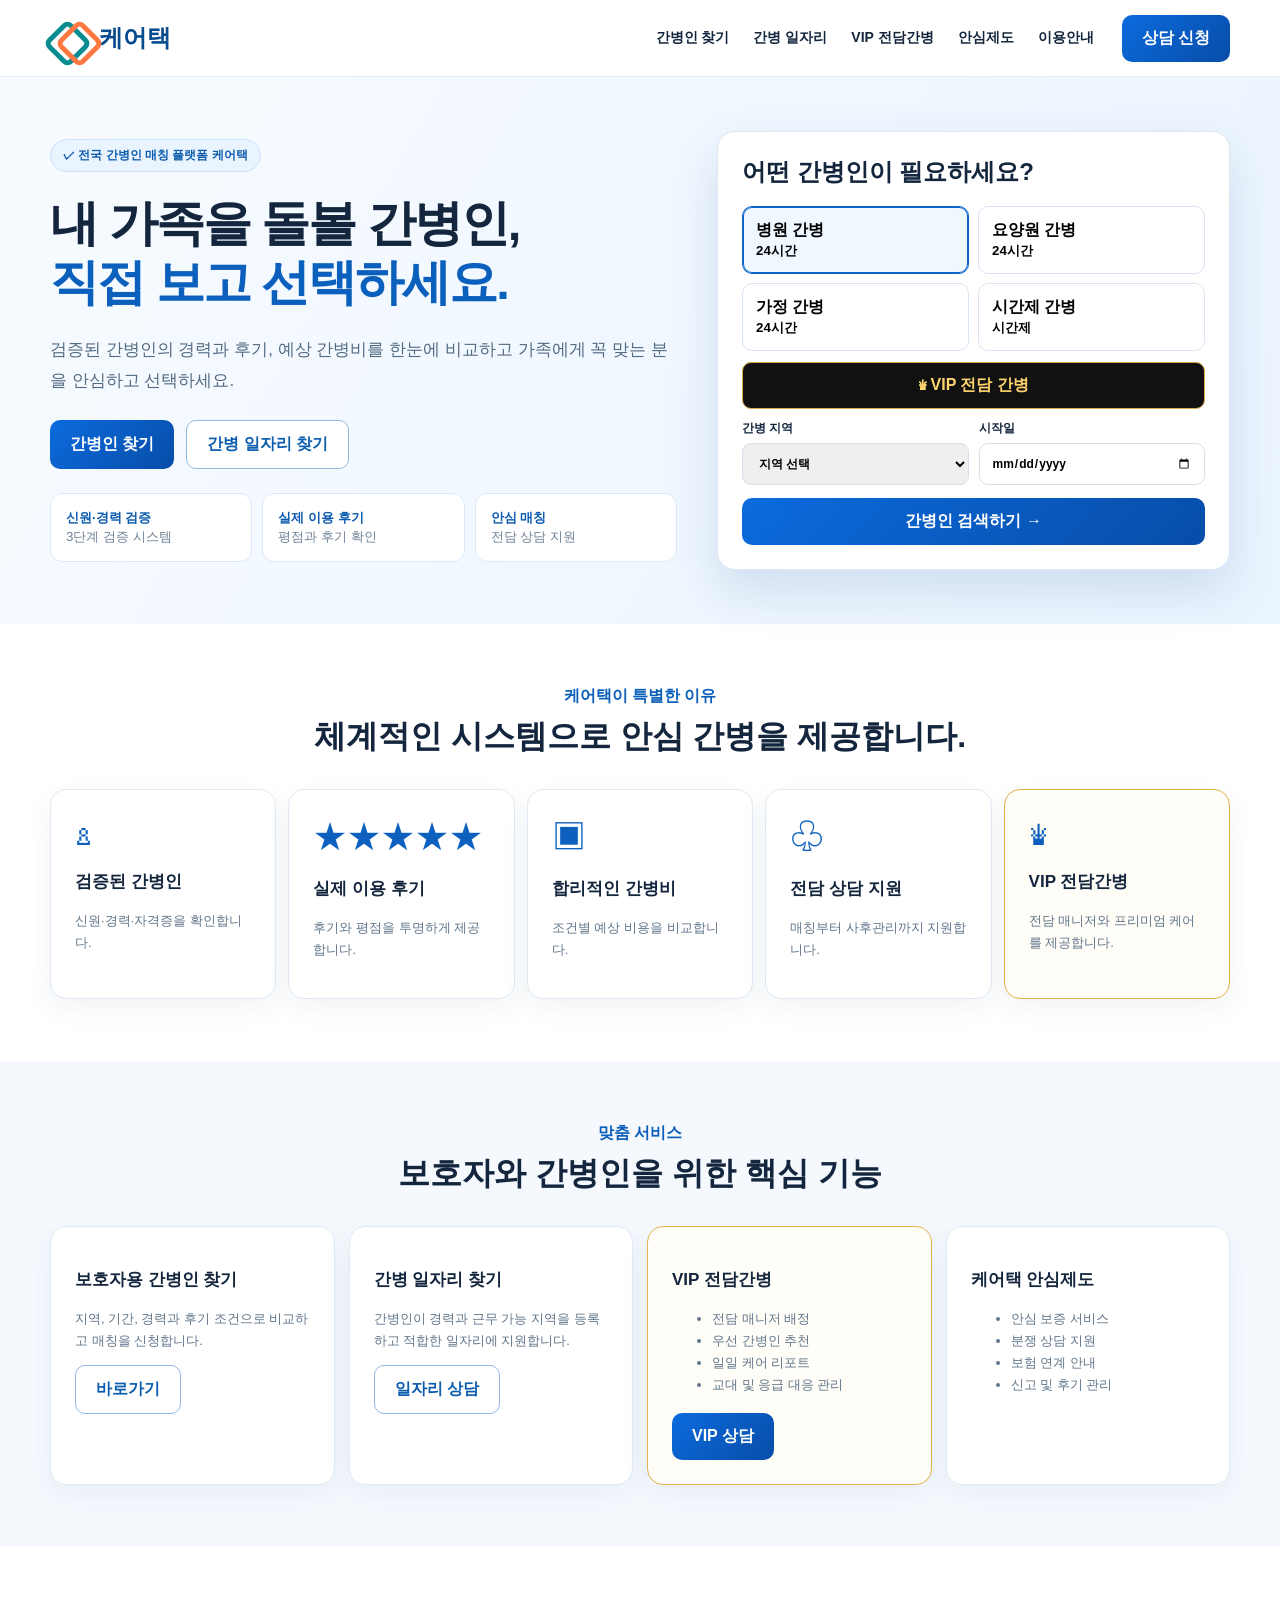
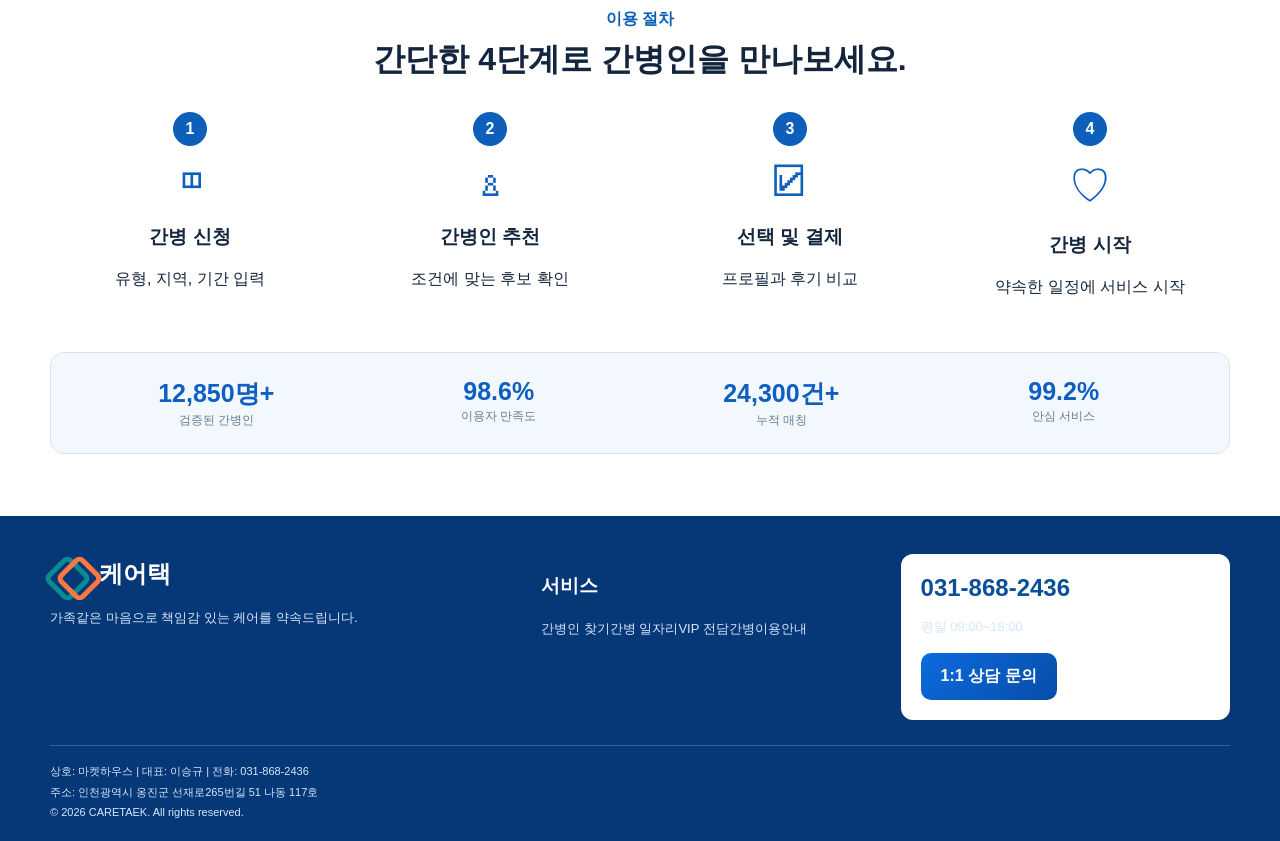
<file: caretaek/index.html>
<!doctype html><html lang="ko"><head><meta charset="utf-8"><meta name="viewport" content="width=device-width,initial-scale=1"><title>케어택 | 간병 전문 매칭 플랫폼</title><meta name="description" content="검증된 간병인을 비교하고 선택하는 케어택 간병 매칭 플랫폼"><style>*{box-sizing:border-box}html{scroll-behavior:smooth}body{margin:0;font-family:Arial,'Noto Sans KR',sans-serif;color:#14263d;background:#fff}a{text-decoration:none;color:inherit}button,input,select,textarea{font:inherit}.wrap{width:min(1180px,calc(100% - 32px));margin:auto}.top{position:sticky;top:0;z-index:20;background:#fff;border-bottom:1px solid #e5edf7}.nav{height:76px;display:flex;align-items:center;gap:28px}.logo{display:flex;align-items:center;gap:10px;font-weight:900;font-size:24px;color:#074b8f}.mark{width:39px;height:39px;position:relative}.mark:before,.mark:after{content:'';position:absolute;width:25px;height:25px;border:5px solid;border-radius:7px;transform:rotate(45deg);top:7px}.mark:before{left:0;border-color:#098c91}.mark:after{left:12px;border-color:#ff7841}.navlinks{display:flex;gap:24px;margin-left:auto;font-size:14px;font-weight:700}.btn{border:0;border-radius:10px;padding:13px 20px;font-weight:800;cursor:pointer}.blue{background:linear-gradient(135deg,#0c6bdd,#074da8);color:#fff}.white{background:#fff;color:#0c5caf;border:1px solid #92b9e5}.hero{background:linear-gradient(120deg,#f7fbff,#eaf4ff);padding:54px 0}.hero-grid{display:grid;grid-template-columns:1.1fr .9fr;gap:40px;align-items:center}.tag{display:inline-block;background:#eaf4ff;border:1px solid #cbe1fa;color:#0c5cad;padding:7px 12px;border-radius:20px;font-size:12px;font-weight:700}.hero h1{font-size:49px;line-height:1.22;letter-spacing:-2px;margin:22px 0}.hero h1 span{color:#0b5fbd}.hero p{font-size:17px;line-height:1.8;color:#526a82}.actions{display:flex;gap:12px;margin:24px 0}.trust{display:grid;grid-template-columns:repeat(3,1fr);gap:10px;margin-top:24px}.trust div{background:#fff;border:1px solid #dbe9f8;border-radius:12px;padding:15px}.trust b{display:block;color:#0a5aaf;font-size:13px}.trust small{color:#6f8296}.match{background:#fff;border:1px solid #dce8f4;border-radius:18px;padding:24px;box-shadow:0 20px 50px rgba(24,80,140,.15)}.match h2{margin:0 0 18px}.types{display:grid;grid-template-columns:1fr 1fr;gap:9px}.type{border:1px solid #d8e5f2;background:#fff;border-radius:10px;padding:13px;text-align:left;font-weight:700}.type.active{border-color:#0c63c9;background:#eff7ff;box-shadow:inset 0 0 0 1px #0c63c9}.vip{width:100%;margin:11px 0;border:1px solid #d9ad46;background:#111;color:#ffd66d;border-radius:9px;padding:12px;font-weight:800}.vip.on{background:#6b4a00}.fields{display:grid;grid-template-columns:1fr 1fr;gap:10px}.fields label{font-size:12px;font-weight:700}.fields select,.fields input{width:100%;margin-top:6px;padding:12px;border:1px solid #d4dfeb;border-radius:9px}.full{width:100%;margin-top:13px}.section{padding:62px 0}.title{text-align:center;margin-bottom:30px}.title span{color:#0b5fb8;font-weight:800}.title h2{font-size:32px;margin:8px 0}.features{display:grid;grid-template-columns:repeat(5,1fr);gap:12px}.card{border:1px solid #dfeaf5;border-radius:16px;padding:24px;background:#fff;box-shadow:0 10px 28px rgba(30,70,110,.06)}.card .ico{font-size:34px;color:#0d60bd}.card h3{font-size:17px}.card p,.card li{font-size:13px;line-height:1.7;color:#60758a}.vip-card{border-color:#e2b34d;background:#fffdf8}.services{background:#f5f9fe}.service-grid{display:grid;grid-template-columns:repeat(4,1fr);gap:14px}.service-grid .card{min-height:230px}.process{display:grid;grid-template-columns:repeat(4,1fr);gap:20px}.step{text-align:center}.step b{display:inline-grid;place-items:center;width:34px;height:34px;border-radius:50%;background:#0d5fba;color:#fff}.step .symbol{font-size:42px;color:#0e60bc;display:block;margin:12px}.stats{display:grid;grid-template-columns:repeat(4,1fr);margin-top:38px;background:#f3f8ff;border:1px solid #d5e6f8;border-radius:14px;padding:24px;text-align:center}.stats strong{display:block;color:#0d5fc1;font-size:25px}.stats span{font-size:12px;color:#667b90}footer{background:#063878;color:#fff;padding:38px 0 18px}.foot{display:grid;grid-template-columns:1.4fr 1fr 1fr;gap:30px}.foot p,.foot a{color:#d7e7fb;font-size:13px;line-height:1.9}.contact{background:#fff;color:#0a4f98;border-radius:12px;padding:20px}.contact strong{font-size:24px}.bottom{border-top:1px solid rgba(255,255,255,.2);margin-top:25px;padding-top:15px;font-size:11px;line-height:1.9;color:#d7e7fb}.modal{position:fixed;inset:0;background:rgba(0,20,45,.55);display:none;place-items:center;padding:20px;z-index:50}.modal.show{display:grid}.box{width:min(460px,100%);background:#fff;border-radius:17px;padding:25px;position:relative}.box input,.box textarea{width:100%;padding:12px;margin:6px 0 12px;border:1px solid #ccd9e7;border-radius:8px}.close{position:absolute;right:14px;top:10px;border:0;background:none;font-size:28px}.toast{position:fixed;left:50%;bottom:25px;transform:translateX(-50%);background:#07366e;color:#fff;border-radius:10px;padding:12px 18px;display:none}.toast.show{display:block}@media(max-width:900px){.navlinks{display:none}.hero-grid,.service-grid{grid-template-columns:1fr 1fr}.features{grid-template-columns:repeat(3,1fr)}.hero h1{font-size:39px}}@media(max-width:620px){.hero-grid,.service-grid,.features,.process,.foot{grid-template-columns:1fr}.stats{grid-template-columns:1fr 1fr;gap:18px}.trust{grid-template-columns:1fr}.nav .btn{display:none}.hero h1{font-size:33px}.fields{grid-template-columns:1fr}}</style></head><body><header class="top"><div class="wrap nav"><a class="logo" href="#top"><span class="mark"></span><span>케어택</span></a><nav class="navlinks"><a href="#find">간병인 찾기</a><a href="#jobs">간병 일자리</a><a href="#vip">VIP 전담간병</a><a href="#safe">안심제도</a><a href="#guide">이용안내</a></nav><button class="btn blue open">상담 신청</button></div></header><main id="top"><section class="hero" id="find"><div class="wrap hero-grid"><div><span class="tag">✓ 전국 간병인 매칭 플랫폼 케어택</span><h1>내 가족을 돌볼 간병인,<br><span>직접 보고 선택하세요.</span></h1><p>검증된 간병인의 경력과 후기, 예상 간병비를 한눈에 비교하고 가족에게 꼭 맞는 분을 안심하고 선택하세요.</p><div class="actions"><button class="btn blue" onclick="document.querySelector('.match').scrollIntoView({behavior:'smooth'})">간병인 찾기</button><button class="btn white open">간병 일자리 찾기</button></div><div class="trust"><div><b>신원·경력 검증</b><small>3단계 검증 시스템</small></div><div><b>실제 이용 후기</b><small>평점과 후기 확인</small></div><div><b>안심 매칭</b><small>전담 상담 지원</small></div></div></div><aside class="match"><h2>어떤 간병인이 필요하세요?</h2><div class="types"><button class="type active">병원 간병<br><small>24시간</small></button><button class="type">요양원 간병<br><small>24시간</small></button><button class="type">가정 간병<br><small>24시간</small></button><button class="type">시간제 간병<br><small>시간제</small></button></div><button class="vip">♛ VIP 전담 간병</button><div class="fields"><label>간병 지역<select id="region"><option value="">지역 선택</option><option>서울특별시</option><option>인천광역시</option><option>경기도</option><option>부산광역시</option></select></label><label>시작일<input id="date" type="date"></label></div><button class="btn blue full" id="search">간병인 검색하기 →</button></aside></div></section><section class="section"><div class="wrap"><div class="title"><span>케어택이 특별한 이유</span><h2>체계적인 시스템으로 안심 간병을 제공합니다.</h2></div><div class="features"><article class="card"><div class="ico">♙</div><h3>검증된 간병인</h3><p>신원·경력·자격증을 확인합니다.</p></article><article class="card"><div class="ico">★★★★★</div><h3>실제 이용 후기</h3><p>후기와 평점을 투명하게 제공합니다.</p></article><article class="card"><div class="ico">▣</div><h3>합리적인 간병비</h3><p>조건별 예상 비용을 비교합니다.</p></article><article class="card"><div class="ico">♧</div><h3>전담 상담 지원</h3><p>매칭부터 사후관리까지 지원합니다.</p></article><article class="card vip-card" id="vip"><div class="ico">♛</div><h3>VIP 전담간병</h3><p>전담 매니저와 프리미엄 케어를 제공합니다.</p></article></div></div></section><section class="section services" id="jobs"><div class="wrap"><div class="title"><span>맞춤 서비스</span><h2>보호자와 간병인을 위한 핵심 기능</h2></div><div class="service-grid"><article class="card"><h3>보호자용 간병인 찾기</h3><p>지역, 기간, 경력과 후기 조건으로 비교하고 매칭을 신청합니다.</p><button class="btn white" onclick="location.hash='find'">바로가기</button></article><article class="card"><h3>간병 일자리 찾기</h3><p>간병인이 경력과 근무 가능 지역을 등록하고 적합한 일자리에 지원합니다.</p><button class="btn white open">일자리 상담</button></article><article class="card vip-card"><h3>VIP 전담간병</h3><ul><li>전담 매니저 배정</li><li>우선 간병인 추천</li><li>일일 케어 리포트</li><li>교대 및 응급 대응 관리</li></ul><button class="btn blue open">VIP 상담</button></article><article class="card" id="safe"><h3>케어택 안심제도</h3><ul><li>안심 보증 서비스</li><li>분쟁 상담 지원</li><li>보험 연계 안내</li><li>신고 및 후기 관리</li></ul></article></div></div></section><section class="section" id="guide"><div class="wrap"><div class="title"><span>이용 절차</span><h2>간단한 4단계로 간병인을 만나보세요.</h2></div><div class="process"><article class="step"><b>1</b><span class="symbol">◫</span><h3>간병 신청</h3><p>유형, 지역, 기간 입력</p></article><article class="step"><b>2</b><span class="symbol">♙</span><h3>간병인 추천</h3><p>조건에 맞는 후보 확인</p></article><article class="step"><b>3</b><span class="symbol">☑</span><h3>선택 및 결제</h3><p>프로필과 후기 비교</p></article><article class="step"><b>4</b><span class="symbol">♡</span><h3>간병 시작</h3><p>약속한 일정에 서비스 시작</p></article></div><div class="stats"><div><strong>12,850명+</strong><span>검증된 간병인</span></div><div><strong>98.6%</strong><span>이용자 만족도</span></div><div><strong>24,300건+</strong><span>누적 매칭</span></div><div><strong>99.2%</strong><span>안심 서비스</span></div></div></div></section></main><footer><div class="wrap foot"><div><div class="logo" style="color:#fff"><span class="mark"></span><span>케어택</span></div><p>가족같은 마음으로 책임감 있는 케어를 약속드립니다.</p></div><div><h3>서비스</h3><a href="#find">간병인 찾기</a><a href="#jobs">간병 일자리</a><a href="#vip">VIP 전담간병</a><a href="#guide">이용안내</a></div><div class="contact"><strong>031-868-2436</strong><p>평일 09:00~18:00</p><button class="btn blue open">1:1 상담 문의</button></div></div><div class="wrap bottom">상호: 마켓하우스 | 대표: 이승규 | 전화: 031-868-2436<br>주소: 인천광역시 옹진군 선재로265번길 51 나동 117호<br>© 2026 CARETAEK. All rights reserved.</div></footer><div class="modal" id="modal"><div class="box"><button class="close">×</button><h2>케어택 상담 신청</h2><p>연락처를 남겨주시면 담당자가 확인 후 안내드립니다.</p><form id="form"><label>이름<input required placeholder="이름"></label><label>연락처<input required placeholder="010-0000-0000"></label><label>문의 내용<textarea rows="4" placeholder="필요한 서비스를 적어주세요"></textarea></label><button class="btn blue full">상담 신청하기</button></form></div></div><div class="toast" id="toast"></div><script>const q=s=>document.querySelector(s),qa=s=>[...document.querySelectorAll(s)],toast=m=>{const t=q('#toast');t.textContent=m;t.classList.add('show');setTimeout(()=>t.classList.remove('show'),2200)};qa('.type').forEach(b=>b.onclick=()=>{qa('.type').forEach(x=>x.classList.remove('active'));b.classList.add('active')});q('.vip').onclick=e=>e.currentTarget.classList.toggle('on');q('#search').onclick=()=>{if(!q('#region').value||!q('#date').value)return toast('간병 지역과 시작일을 선택해주세요.');toast('선택한 조건으로 간병인을 검색합니다.')};qa('.open').forEach(b=>b.onclick=()=>q('#modal').classList.add('show'));q('.close').onclick=()=>q('#modal').classList.remove('show');q('#modal').onclick=e=>{if(e.target.id==='modal')q('#modal').classList.remove('show')};q('#form').onsubmit=e=>{e.preventDefault();q('#modal').classList.remove('show');e.target.reset();toast('상담 신청이 접수되었습니다. (시안)')};</script></body></html>
</file>
